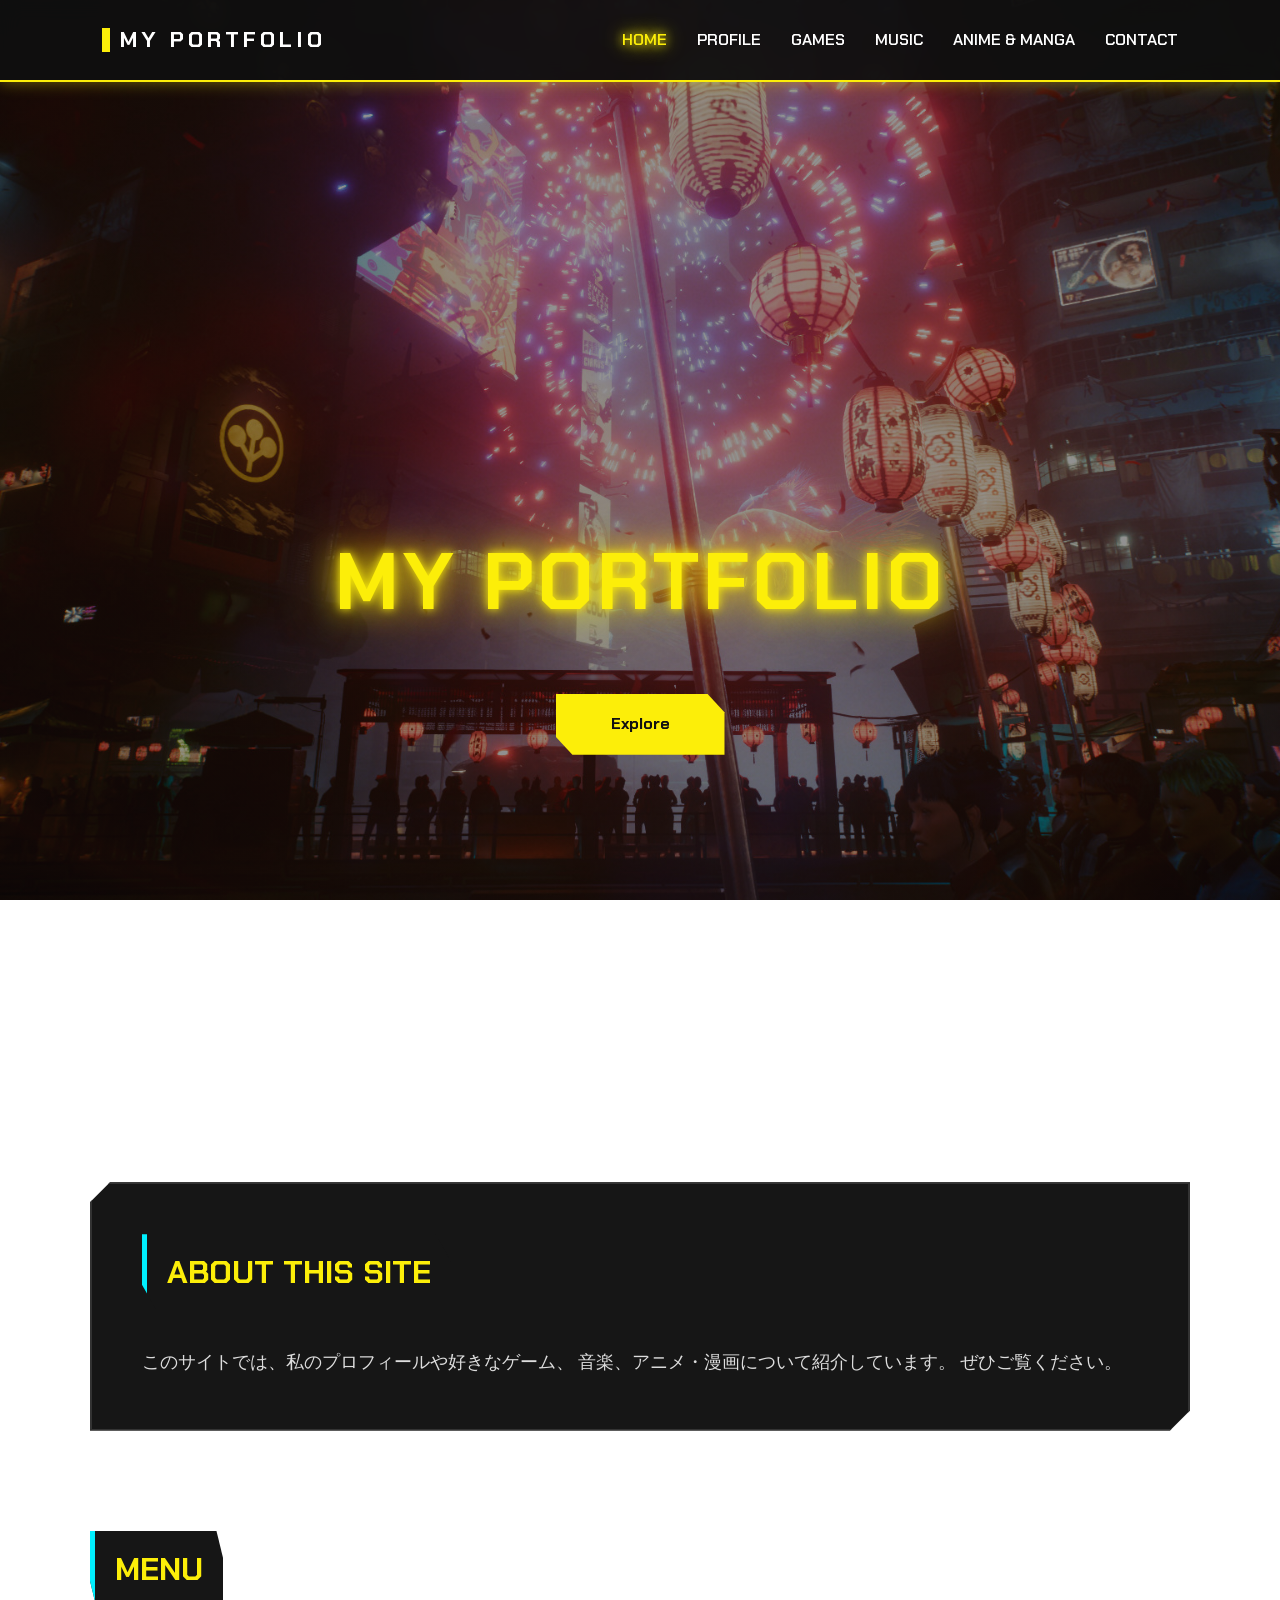
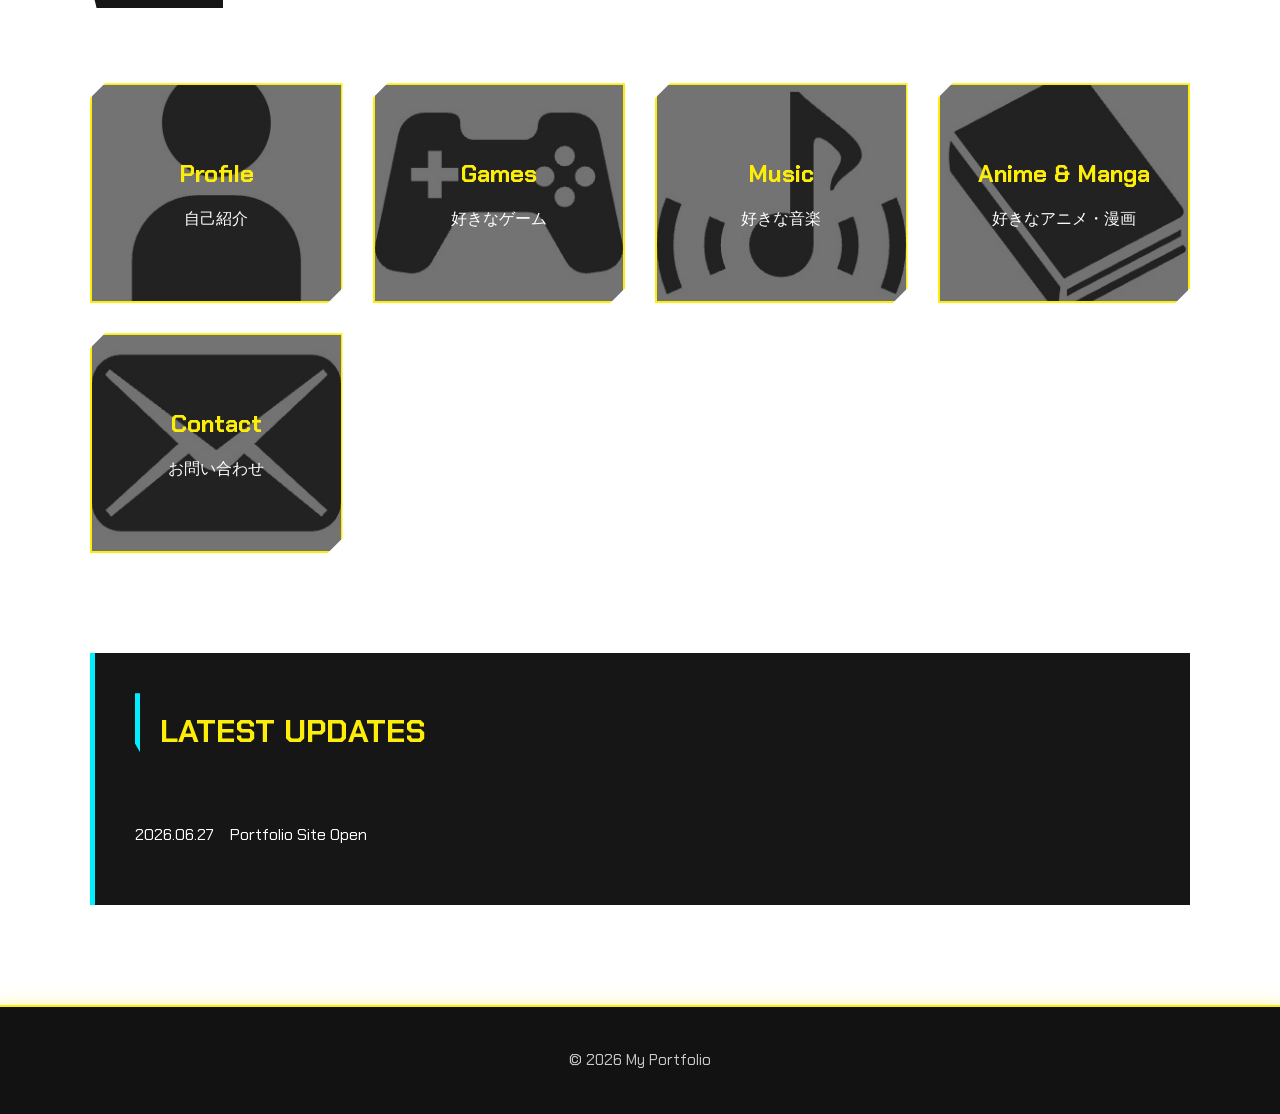
<file: index.html>
<!DOCTYPE html>
<html lang="ja">
<head>
    <meta charset="UTF-8">
    <meta name="viewport" content="width=device-width, initial-scale=1.0">
    <title>Home | My Portfolio</title>

    <!-- Google Fonts -->
    <link rel="preconnect" href="https://fonts.googleapis.com">
    <link rel="preconnect" href="https://fonts.gstatic.com" crossorigin>
    <link href="https://fonts.googleapis.com/css2?family=Chakra+Petch:wght@400;600;700&display=swap" rel="stylesheet">
    <!-- CSS -->
    <link rel="stylesheet" href="css/styles.css">
</head>

<body class="home">
    
    <!-- ヘッダー -->
    <header class="header">
        <div class="logo">
            <h1>MY PORTFOLIO</h1>
        </div>

        <nav class="nav">
            <ul class="nav-list">
                <li><a href="index.html">HOME</a></li>
                <li><a href="about.html">PROFILE</a></li>
                <li><a href="games.html">GAMES</a></li>
                <li><a href="music.html">MUSIC</a></li>
                <li><a href="anime.html">ANIME & MANGA</a></li>
                <li><a href="contact.html">CONTACT</a></li>
            </ul>
        </nav>
    </header>

    <!-- メイン -->
    <main>

        <!-- メインビジュアル -->
        <section class="hero">

            <div class="hero-content">
                <h2 class="hero-title">MY PORTFOLIO</h2>

                <a href="#about-site" class="hero-button">
                    Explore
                </a>
            </div>

        </section>


        <!-- このサイトについて -->
        <section class="about-site" id="about-site">

            <h2 class="section-title">About This Site</h2>

            <p class="about-text">
                このサイトでは、私のプロフィールや好きなゲーム、
                音楽、アニメ・漫画について紹介しています。
                ぜひご覧ください。
            </p>

        </section>


        <!-- ページ紹介 -->
        <section class="menu">

            <h2 class="section-title">Menu</h2>

            <div class="menu-cards">

                <a href="about.html" class="menu-card">
                    <h3>Profile</h3>
                    <p>自己紹介</p>
                </a>

                <a href="games.html" class="menu-card">
                    <h3>Games</h3>
                    <p>好きなゲーム</p>
                </a>

                <a href="music.html" class="menu-card">
                    <h3>Music</h3>
                    <p>好きな音楽</p>
                </a>

                <a href="anime.html" class="menu-card">
                    <h3>Anime & Manga</h3>
                    <p>好きなアニメ・漫画</p>
                </a>

                <a href="contact.html" class="menu-card">
                    <h3>Contact</h3>
                    <p>お問い合わせ</p>
                </a>

            </div>

        </section>


        <!-- お知らせ -->
        <section class="news">

            <h2 class="section-title">Latest Updates</h2>

            <ul class="news-list">
                <li>2026.06.27　Portfolio Site Open</li>
            </ul>

        </section>

    </main>


    <!-- フッター -->
    <footer class="footer">

        <p>&copy; 2026 My Portfolio</p>

    </footer>

    <script src="js/scripts.js"></script>

</body>
</html>
</file>
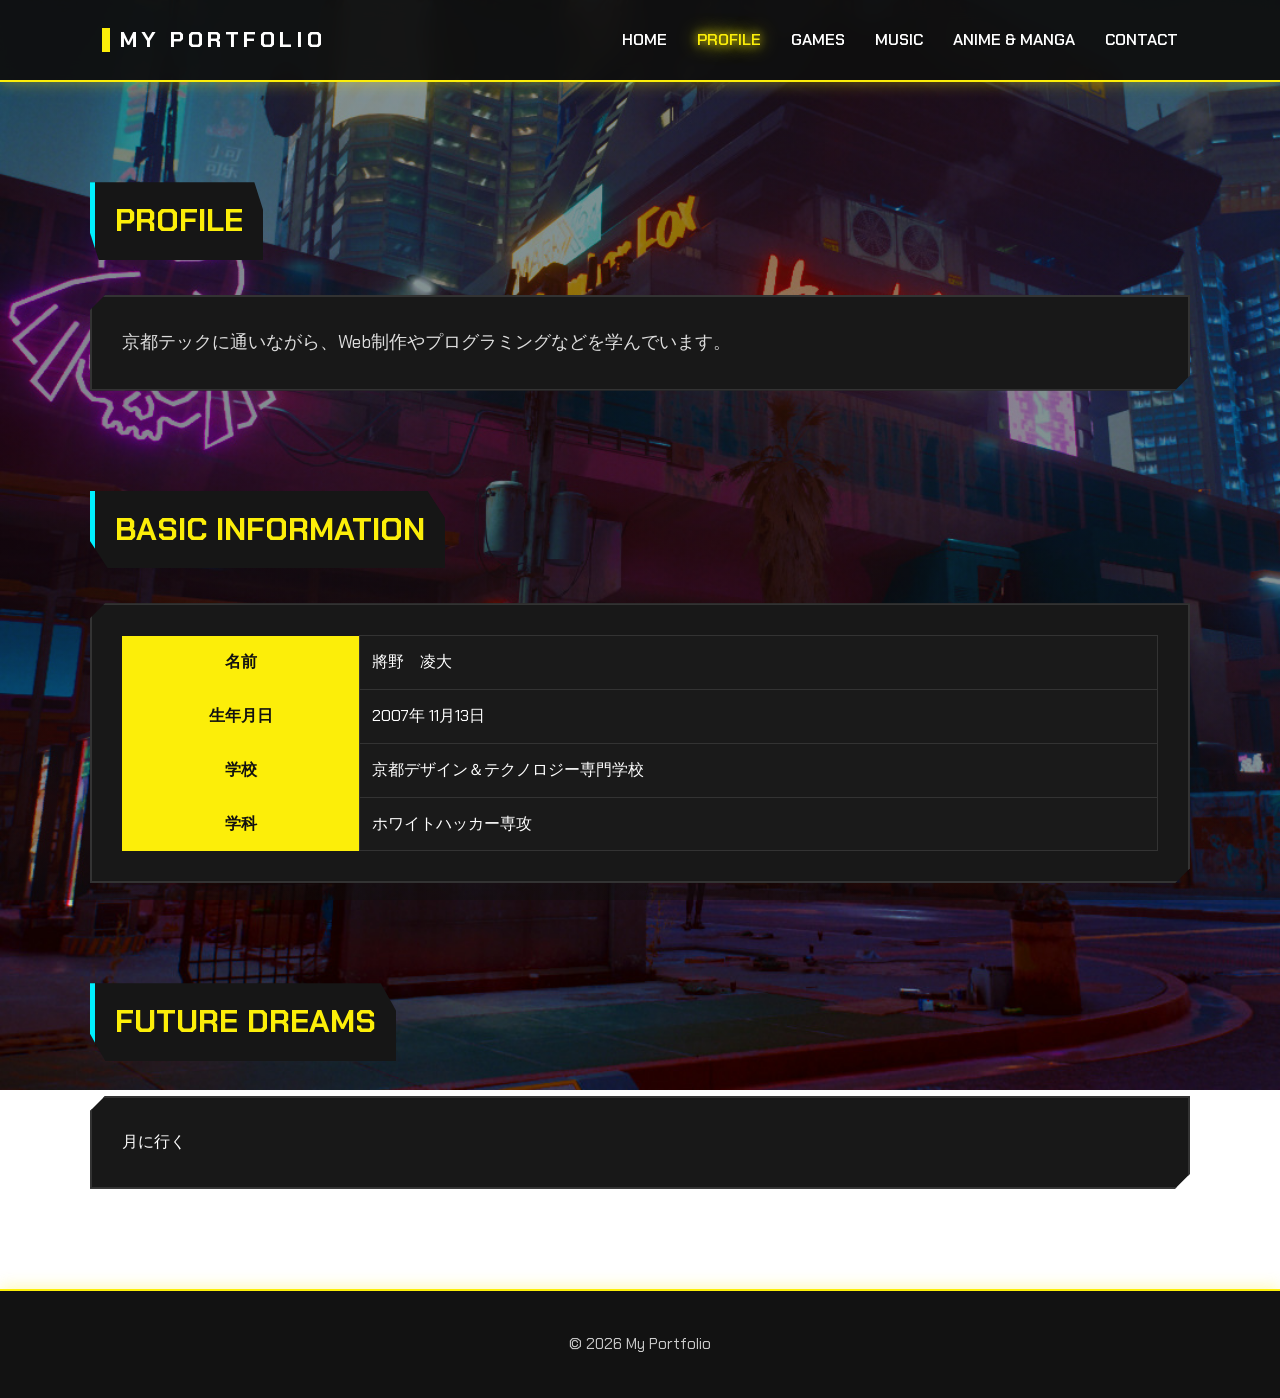
<file: about.html>
<!DOCTYPE html>
<html lang="ja">

<head>
    <meta charset="UTF-8">
    <meta name="viewport" content="width=device-width, initial-scale=1.0">
    <title>プロフィール | My Portfolio</title>

    <!-- Google Fonts -->
    <link rel="preconnect" href="https://fonts.googleapis.com">
    <link rel="preconnect" href="https://fonts.gstatic.com" crossorigin>
    <link href="https://fonts.googleapis.com/css2?family=Chakra+Petch:wght@400;500;600;700&display=swap" rel="stylesheet">

    <link rel="stylesheet" href="css/styles.css">
</head>

<body class="profile">
    
    <!-- ヘッダー -->
    <header class="header">

        <div class="logo">
            <h1>MY PORTFOLIO</h1>
        </div>

        <nav>
            <ul class="nav-list">
                <li><a href="index.html">HOME</a></li>
                <li><a href="about.html">PROFILE</a></li>
                <li><a href="games.html">GAMES</a></li>
                <li><a href="music.html">MUSIC</a></li>
                <li><a href="anime.html">ANIME & MANGA</a></li>
                <li><a href="contact.html">CONTACT</a></li>
            </ul>
        </nav>

    </header>

    <!-- メイン -->
    <main>

        <section>

            <h2 class="section-title">Profile</h2>

            <div class="card">

                <p class="about-text">
                    京都テックに通いながら、Web制作やプログラミングなどを学んでいます。
                </p>

            </div>

        </section>

        <section>

            <h2 class="section-title">Basic Information</h2>

            <div class="card">

                <table>

                    <tr>
                        <th>名前</th>
                        <td>將野　凌大</td>
                    </tr>

                    <tr>
                        <th>生年月日</th>
                        <td>2007年 11月13日</td>
                    </tr>

                    <tr>
                        <th>学校</th>
                        <td>京都デザイン＆テクノロジー専門学校</td>
                    </tr>

                    <tr>
                        <th>学科</th>
                        <td>ホワイトハッカー専攻</td>
                    </tr>

                </table>

            </div>

        </section>

        <section>

            <h2 class="section-title">Future Dreams</h2>

            <div class="card">

                <p>月に行く</p>

            </div>

        </section>

    </main>

    <!-- フッター -->
    <footer class="footer">

        <p>&copy; 2026 My Portfolio</p>

    </footer>

    <script src="js/scripts.js"></script>

</body>

</html>
</file>
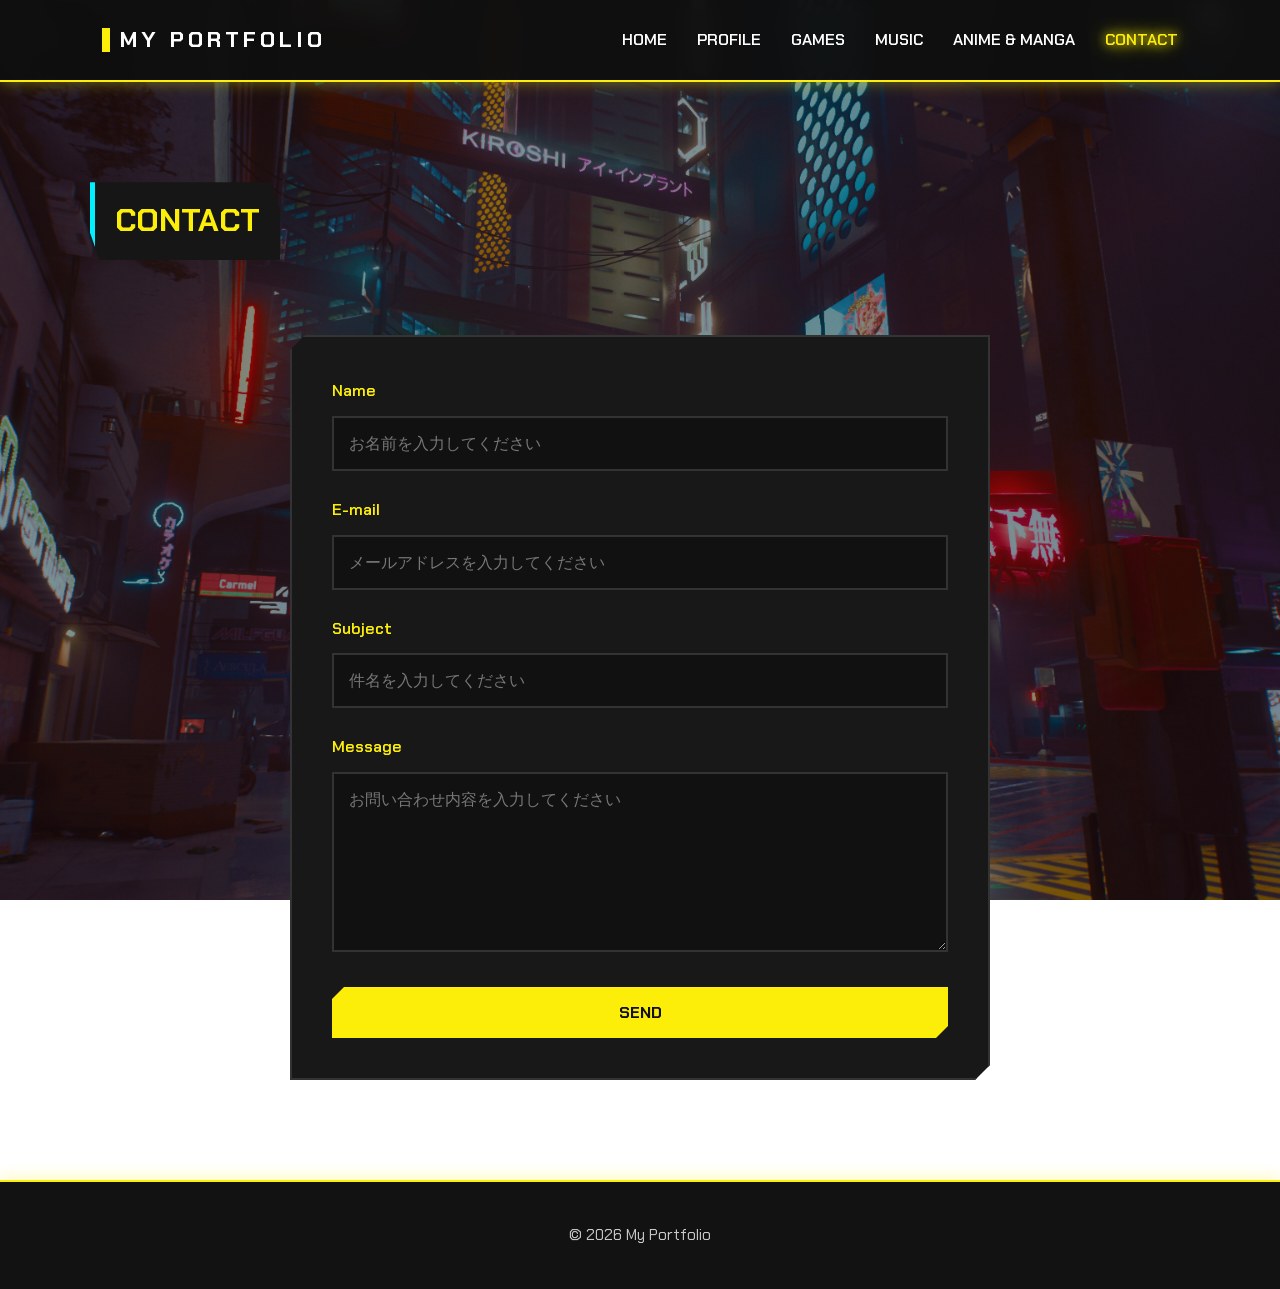
<file: contact.html>
<!DOCTYPE html>
<html lang="ja">

<head>
    <meta charset="UTF-8">
    <meta name="viewport" content="width=device-width, initial-scale=1.0">
    <title>Contact | My Portfolio</title>

    <!-- Google Fonts -->
    <link rel="preconnect" href="https://fonts.googleapis.com">
    <link rel="preconnect" href="https://fonts.gstatic.com" crossorigin>
    <link href="https://fonts.googleapis.com/css2?family=Chakra+Petch:wght@400;500;600;700&display=swap" rel="stylesheet">

    <link rel="stylesheet" href="css/styles.css">
</head>

<body class="contact">
    
    <!-- Header -->
    <header class="header">

        <div class="logo">
            <h1>MY PORTFOLIO</h1>
        </div>

        <nav>
            <ul class="nav-list">
                <li><a href="index.html">HOME</a></li>
                <li><a href="about.html">PROFILE</a></li>
                <li><a href="games.html">GAMES</a></li>
                <li><a href="music.html">MUSIC</a></li>
                <li><a href="anime.html">ANIME & MANGA</a></li>
                <li><a href="contact.html">CONTACT</a></li>
            </ul>
        </nav>

    </header>

    <!-- Main -->
    <main>

        <section>

            <h2 class="section-title">CONTACT</h2>

            <div class="contact-form">

                <form action="#">

                    <label for="name">Name</label>
                    <input type="text" id="name" name="name" placeholder="お名前を入力してください">

                    <label for="email">E-mail</label>
                    <input type="email" id="email" name="email" placeholder="メールアドレスを入力してください">

                    <label for="subject">Subject</label>
                    <input type="text" id="subject" name="subject" placeholder="件名を入力してください">

                    <label for="message">Message</label>
                    <textarea id="message" name="message" placeholder="お問い合わせ内容を入力してください"></textarea>

                    <button type="submit">SEND</button>

                </form>

            </div>

        </section>

    </main>

    <!-- Footer -->
    <footer class="footer">

        <p>&copy; 2026 My Portfolio</p>

    </footer>

    <script src="js/scripts.js"></script>

</body>

</html>
</file>
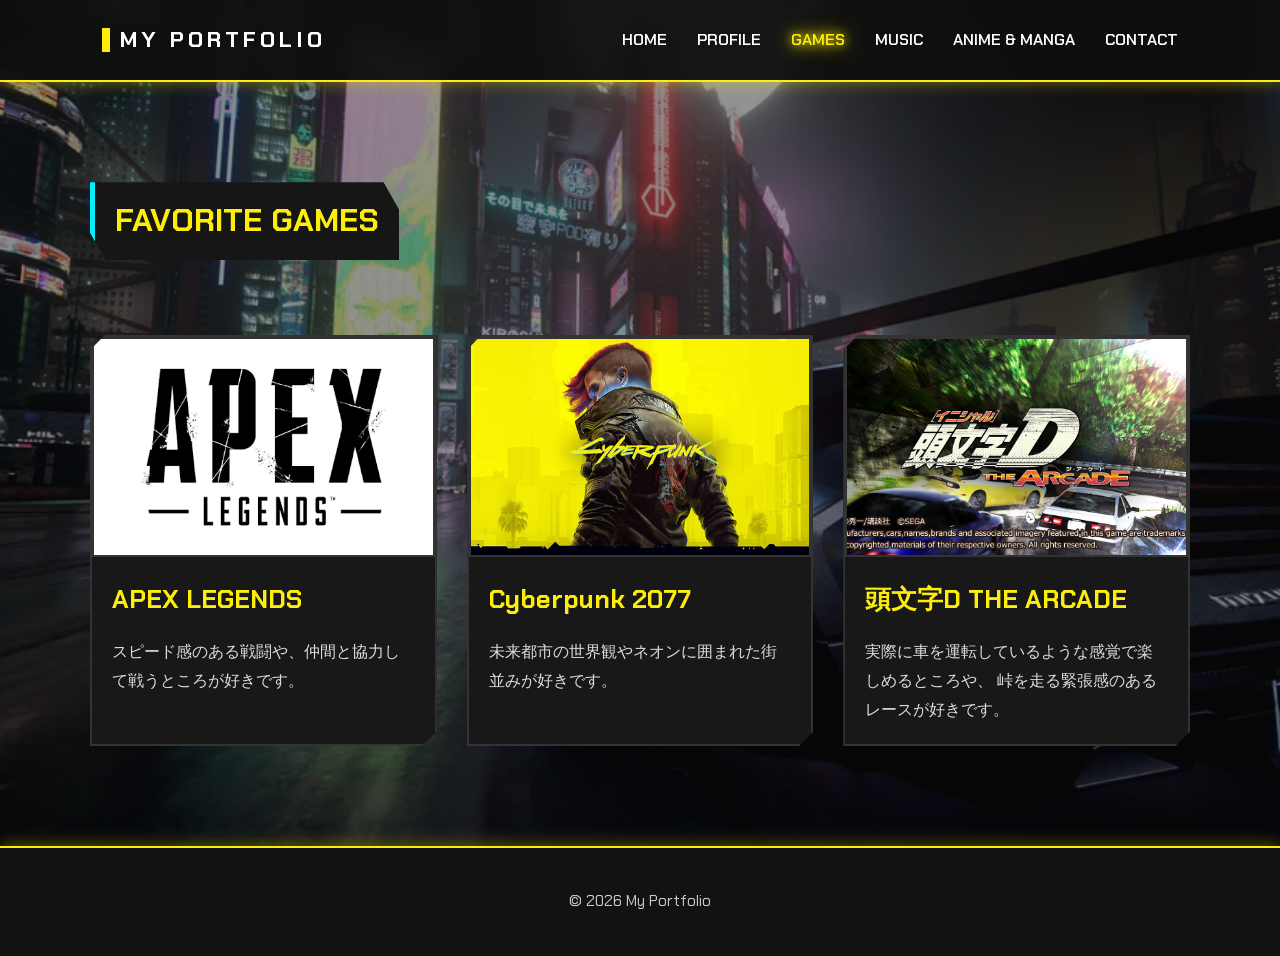
<file: games.html>
<!DOCTYPE html>
<html lang="ja">

<head>
    <meta charset="UTF-8">
    <meta name="viewport" content="width=device-width, initial-scale=1.0">
    <title>ゲーム | My Portfolio</title>

    <!-- Google Fonts -->
    <link rel="preconnect" href="https://fonts.googleapis.com">
    <link rel="preconnect" href="https://fonts.gstatic.com" crossorigin>
    <link href="https://fonts.googleapis.com/css2?family=Chakra+Petch:wght@400;500;600;700&display=swap" rel="stylesheet">

    <link rel="stylesheet" href="css/styles.css">
</head>

<body class="games">
    
    <!-- ヘッダー -->
    <header class="header">

        <div class="logo">
            <h1>MY PORTFOLIO</h1>
        </div>

        <nav>
            <ul class="nav-list">
                <li><a href="index.html">HOME</a></li>
                <li><a href="about.html">PROFILE</a></li>
                <li><a href="games.html">GAMES</a></li>
                <li><a href="music.html">MUSIC</a></li>
                <li><a href="anime.html">ANIME & MANGA</a></li>
                <li><a href="contact.html">CONTACT</a></li>
            </ul>
        </nav>

    </header>

    <!-- メイン -->
<main>

    <section>

        <h2 class="section-title">Favorite Games</h2>

        <div class="game-grid">

            <div class="game-card">

                <img src="images/apex.jpg" alt="APEX　LEGENDS">

                <div class="game-content">

                    <h3>APEX LEGENDS</h3>

                    <p>
                        スピード感のある戦闘や、仲間と協力して戦うところが好きです。
                    </p>

                </div>

            </div>

            <div class="game-card">

                <img src="images/cyberpunk2077.jpg" alt="Cyberpunk 2077">

                <div class="game-content">

                    <h3>Cyberpunk 2077</h3>

                    <p>
                        未来都市の世界観やネオンに囲まれた街並みが好きです。
                    </p>

                </div>

            </div>

            <div class="game-card">

                <img src="images/initiald.jpg" alt="頭文字D THE ARCADE">

                <div class="game-content">

                    <h3>頭文字D THE ARCADE</h3>

                    <p>
                        実際に車を運転しているような感覚で楽しめるところや、
                        峠を走る緊張感のあるレースが好きです。
                    </p>

                </div>

            </div>

        </div>

    </section>

</main>

    <!-- フッター -->
    <footer class="footer">
        <p>&copy; 2026 My Portfolio</p>
    </footer>

    <script src="js/scripts.js"></script>

</body>

</html>
</file>
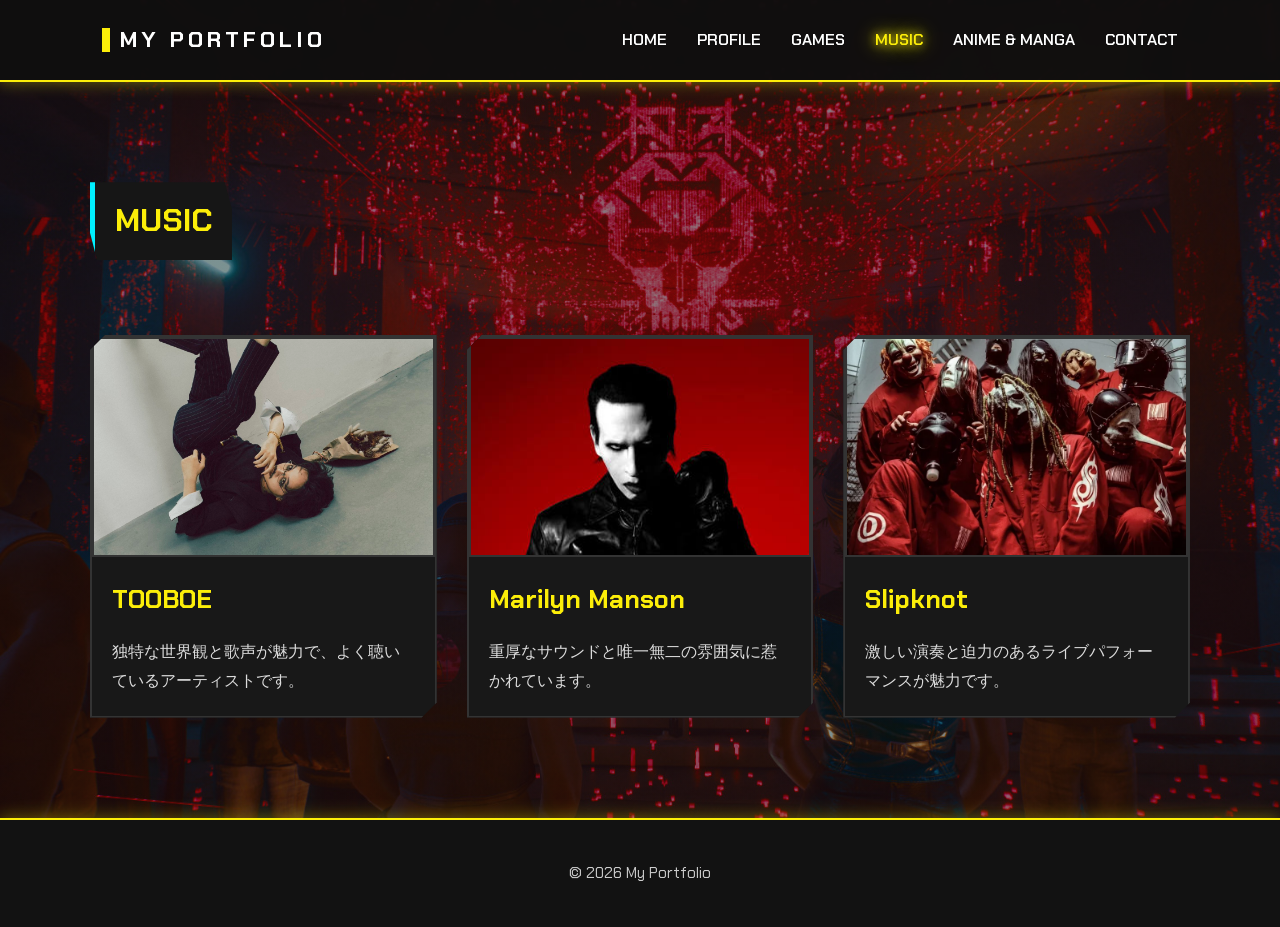
<file: music.html>
<!DOCTYPE html>
<html lang="ja">

<head>
    <meta charset="UTF-8">
    <meta name="viewport" content="width=device-width, initial-scale=1.0">
    <title>Music | My Portfolio</title>

    <!-- Google Fonts -->
    <link rel="preconnect" href="https://fonts.googleapis.com">
    <link rel="preconnect" href="https://fonts.gstatic.com" crossorigin>
    <link href="https://fonts.googleapis.com/css2?family=Chakra+Petch:wght@400;500;600;700&display=swap" rel="stylesheet">

    <link rel="stylesheet" href="css/styles.css">
</head>

<body class="music">
    
    <!-- Header -->
    <header class="header">

        <div class="logo">
            <h1>MY PORTFOLIO</h1>
        </div>

        <nav>
            <ul class="nav-list">
                <li><a href="index.html">HOME</a></li>
                <li><a href="about.html">PROFILE</a></li>
                <li><a href="games.html">GAMES</a></li>
                <li><a href="music.html">MUSIC</a></li>
                <li><a href="anime.html">ANIME & MANGA</a></li>
                <li><a href="contact.html">CONTACT</a></li>
            </ul>
        </nav>

    </header>

    <!-- Main -->
    <main>

        <section>

            <h2 class="section-title">MUSIC</h2>

            <div class="music-grid">

                <div class="music-card">

                    <img src="images/tooboe.jpg" alt="TOOBOE">

                    <div class="music-content">

                        <h3>TOOBOE</h3>

                        <p>
                            独特な世界観と歌声が魅力で、よく聴いているアーティストです。
                        </p>

                    </div>

                </div>

                <div class="music-card">

                    <img src="images/marilyn-manson.jpg" alt="Marilyn Manson">

                    <div class="music-content">

                        <h3>Marilyn Manson</h3>

                        <p>
                            重厚なサウンドと唯一無二の雰囲気に惹かれています。
                        </p>

                    </div>

                </div>

                <div class="music-card">

                    <img src="images/slipknot.jpg" alt="Slipknot">

                    <div class="music-content">

                        <h3>Slipknot</h3>

                        <p>
                            激しい演奏と迫力のあるライブパフォーマンスが魅力です。
                        </p>

                    </div>

                </div>

            </div>

        </section>

    </main>

    <!-- Footer -->
    <footer class="footer">

        <p>&copy; 2026 My Portfolio</p>

    </footer>

    <script src="js/scripts.js"></script>

</body>

</html>
</file>
<file: css/styles.css>
/* ==========================
   Reset
========================== */

*{
    margin:0;
    padding:0;
    box-sizing:border-box;
}

html{
    scroll-behavior:smooth;
}

body{

    font-family:"Chakra Petch",sans-serif;

    color:#ffffff;

    line-height:1.8;

    overflow-x:hidden;

    background-color:#0D0D0D;

}

img{

    max-width:100%;

    display:block;

}

a{

    text-decoration:none;

    color:inherit;

}

ul{

    list-style:none;

}


/* ==========================
   Header
========================== */

.header{

    position:sticky;

    top:0;

    z-index:999;

    display:flex;

    justify-content:space-between;

    align-items:center;

    padding:20px 8%;

    background:rgba(15,15,15,.95);

    backdrop-filter:blur(10px);

    border-bottom:2px solid #FCEE09;

    box-shadow:0 0 15px rgba(252,238,9,.4);

}

.logo{

    position:relative;

    padding-left:18px;

}

.logo::before{

    content:"";

    position:absolute;

    left:0;

    top:50%;

    transform:translateY(-50%);

    width:8px;

    height:24px;

    background:#FCEE09;

}

.logo h1{

    color:#ffffff;

    font-size:1.4rem;

    letter-spacing:4px;

}

.nav-list{

    display:flex;

    gap:30px;

}

.nav-list a{

    position:relative;

    transition:.3s;

    font-weight:600;

}

.nav-list a:hover{

    color:#00F0FF;

    text-shadow:0 0 10px #00F0FF;

}

.nav-list a::after{

    content:"";

    position:absolute;

    left:0;

    bottom:-5px;

    width:0;

    height:2px;

    background:#00F0FF;

    transition:.3s;

}

.nav-list a:hover::after{

    width:100%;

}


/* ==========================
   Hero
========================== */

.hero{

    height:100vh;

    display:flex;

    justify-content:center;

    align-items:center;

    text-align:center;

}

.hero-content{

    animation:fadeUp 1.2s ease;

}

.hero-title{

    font-size:5rem;

    color:#FCEE09;

    letter-spacing:4px;

    margin-bottom:40px;

    text-shadow:

    0 0 10px #FCEE09,

    0 0 30px #FCEE09,

    0 0 60px rgba(252,238,9,.5);

}

.hero-button{

    display:inline-block;

    padding:16px 55px;

    background:#FCEE09;

    color:#111;

    font-weight:bold;

    clip-path:polygon(
        0 0,
        90% 0,
        100% 30%,
        100% 100%,
        10% 100%,
        0 70%
    );

    transition:.3s;

}

.hero-button:hover{

    background:#FF2A9D;

    color:white;

    box-shadow:
    0 0 15px #FF2A9D,
    0 0 35px #FF2A9D;

    transform:translateY(-5px);

}

@keyframes fadeUp{

    from{

        opacity:0;

        transform:translateY(40px);

    }

    to{

        opacity:1;

        transform:translateY(0);

    }

}
/* ==========================
   Section
========================== */

section{
    width:min(90%,1100px);
    margin:100px auto;
}

.section-title{

    position:relative;

    display:inline-block;

    margin-bottom:35px;

    padding:10px 20px;

    color:#FCEE09;

    font-size:2rem;

    text-transform:uppercase;

    border-left:5px solid #00F0FF;

    background:#161616;

    clip-path:polygon(
        0 0,
        95% 0,
        100% 35%,
        100% 100%,
        5% 100%,
        0 65%
    );

}

.section-title::after{

    content:"";

    position:absolute;

    left:100%;

    top:50%;

    transform:translateY(-50%);

    width:60px;

    height:2px;

    background:#00F0FF;

}


/* ==========================
   About
========================== */

.about-site{

    background:#161616;

    border:2px solid #333;

    padding:50px;

    clip-path:polygon(
        20px 0,
        100% 0,
        100% calc(100% - 20px),
        calc(100% - 20px) 100%,
        0 100%,
        0 20px
    );

}

.about-text{

    font-size:1.1rem;

    color:#dddddd;

}


/* ==========================
   Menu
========================== */

.menu-cards{

    display:grid;

    grid-template-columns:repeat(auto-fit,minmax(220px,1fr));

    gap:30px;

    margin-top:40px;

}

.menu-card{

    position:relative;

    min-height:220px;

    display:flex;

    flex-direction:column;

    justify-content:center;

    align-items:center;

    overflow:hidden;

    border:2px solid #FCEE09;

    background-size:cover;

    background-position:center;

    background-repeat:no-repeat;

    transition:.3s;

    clip-path:polygon(
        15px 0,
        100% 0,
        100% calc(100% - 15px),
        calc(100% - 15px) 100%,
        0 100%,
        0 15px
    );

}

.menu-card::before{

    content:"";

    position:absolute;

    inset:0;

    background:rgba(0,0,0,.55);

    z-index:0;

}

.menu-card h3,
.menu-card p{

    position:relative;

    z-index:1;

}

.menu-card h3{

    color:#FCEE09;

    margin-bottom:10px;

    font-size:1.5rem;

}

.menu-card p{

    color:#ffffff;

}

.menu-card:hover{

    transform:translateY(-10px);

    border-color:#00F0FF;

    box-shadow:
        0 0 15px #00F0FF,
        0 0 40px rgba(0,240,255,.6);

}

.menu-card:hover::before{

    background:rgba(0,0,0,.35);

}

.menu-card:nth-child(1){
    background-image:url("../images/profile.jpg");
}

.menu-card:nth-child(2){
    background-image:url("../images/games.jpg");
}

.menu-card:nth-child(3){
    background-image:url("../images/music.jpg");
}

.menu-card:nth-child(4){
    background-image:url("../images/anime.jpg");
}

.menu-card:nth-child(5){
    background-image:url("../images/contact.jpg");
}

/* ==========================
   News
========================== */

.news{

    background:#161616;

    padding:40px;

    border-left:5px solid #00F0FF;

}

.news-list li{

    padding:15px 0;

    border-bottom:1px solid #333;

}

.news-list li:last-child{

    border-bottom:none;

}


/* ==========================
   Button
========================== */

button{

    font-family:inherit;

    cursor:pointer;

    border:none;

}
/* ==========================
   Footer
========================== */

.footer{

    margin-top:100px;

    padding:40px 20px;

    text-align:center;

    background:#121212;

    border-top:2px solid #FCEE09;

    box-shadow:0 -2px 15px rgba(252,238,9,.3);

}

.footer p{

    color:#cccccc;

    font-size:.95rem;

}


/* ==========================
   Common Card
========================== */

.card{

    background:#181818;

    border:2px solid #333;

    padding:30px;

    margin-bottom:30px;

    transition:.3s;

    clip-path:polygon(
        15px 0,
        100% 0,
        100% calc(100% - 15px),
        calc(100% - 15px) 100%,
        0 100%,
        0 15px
    );

}

.card:hover{

    border-color:#FF2A9D;

    box-shadow:
    0 0 15px #FF2A9D,
    0 0 35px rgba(255,42,157,.5);

    transform:translateY(-6px);

}


/* ==========================
   Image
========================== */

img{

    border:2px solid #333;

    transition:.3s;

}

img:hover{

    border-color:#00F0FF;

    box-shadow:
    0 0 12px #00F0FF,
    0 0 30px rgba(0,240,255,.5);

}


/* ==========================
   Fade Animation
========================== */

.fade{

    opacity:0;

    transform:translateY(40px);

    transition:1s;

}

.fade.show{

    opacity:1;

    transform:translateY(0);

}


/* ==========================
   Selection
========================== */

::selection{

    background:#FCEE09;

    color:#111;

}

/* ==========================
   Responsive
========================== */

@media (max-width:768px){

    .header{
        flex-direction:column;
        gap:20px;
        padding:20px;
        text-align:center;
    }

    .logo h1{
        font-size:1.2rem;
        letter-spacing:2px;
    }

    .nav-list{
        display:grid;
        grid-template-columns:repeat(2,1fr);
        gap:12px;
        width:100%;
    }

    .hero{
        height:70vh;
    }

    .hero-title{
        font-size:2.5rem;
        letter-spacing:2px;
        word-break:break-word;
    }

    .hero-button{
        padding:14px 35px;
    }

    section{
        width:95%;
        margin:60px auto;
    }

    .section-title{
        font-size:1.5rem;
    }

    .section-title::after{
        width:50px;
    }

    .about-site,
    .card,
    .contact-form{
        padding:25px;
    }

    .menu-cards,
    .game-grid,
    .music-grid,
    .anime-grid{
        grid-template-columns:1fr;
    }

    .game-card img,
    .music-card img,
    .anime-card img{
        height:180px;
    }

    table{
        display:block;
        overflow-x:auto;
    }
}

/* ==========================
   Contact Form
========================== */

.contact-form{

    max-width:700px;

    margin:0 auto;

    background:#181818;

    padding:40px;

    border:2px solid #333;

    clip-path:polygon(
        15px 0,
        100% 0,
        100% calc(100% - 15px),
        calc(100% - 15px) 100%,
        0 100%,
        0 15px
    );

}

.contact-form label{

    display:block;

    margin-bottom:8px;

    color:#FCEE09;

    font-weight:600;

}

.contact-form input,
.contact-form textarea{

    width:100%;

    padding:14px;

    margin-bottom:25px;

    background:#0D0D0D;

    color:#ffffff;

    border:2px solid #444;

    font-family:inherit;

    transition:.3s;

}

.contact-form input:focus,
.contact-form textarea:focus{

    outline:none;

    border-color:#00F0FF;

    box-shadow:0 0 10px #00F0FF;

}

.contact-form textarea{

    resize:vertical;

    min-height:180px;

}

.contact-form button{

    padding:15px 45px;

    background:#FCEE09;

    color:#111;

    font-weight:bold;

    border:none;

    cursor:pointer;

    transition:.3s;

    clip-path:polygon(
        0 0,
        90% 0,
        100% 30%,
        100% 100%,
        10% 100%,
        0 70%
    );

}

.contact-form button:hover{

    background:#FF2A9D;

    color:#fff;

    box-shadow:
        0 0 15px #FF2A9D,
        0 0 35px rgba(255,42,157,.6);

}

/* ==========================
   Scrollbar
========================== */

::-webkit-scrollbar{

    width:10px;

}

::-webkit-scrollbar-track{

    background:#111;

}

::-webkit-scrollbar-thumb{

    background:#FCEE09;

}

::-webkit-scrollbar-thumb:hover{

    background:#00F0FF;

}

/* ==========================
   Table
========================== */

table{

    width:100%;

    border-collapse:collapse;

}

th{

    background:#FCEE09;

    color:#111;

    padding:12px;

}

td{

    padding:12px;

    border:1px solid #333;

    background:#1A1A1A;

}

/* ==========================
   List
========================== */

.list{

    display:flex;

    flex-direction:column;

    gap:15px;

}

.list li{

    padding:15px 20px;

    background:#181818;

    border-left:4px solid #00F0FF;

    transition:.3s;

}

.list li:hover{

    border-left-color:#FF2A9D;

    transform:translateX(8px);

}

/* ==========================
   Small Effects
========================== */

::selection{

    background:#FCEE09;

    color:#111;

}

h1,h2,h3{

    transition:.3s;

}

h1:hover,
h2:hover,
h3:hover{

    text-shadow:0 0 10px #FCEE09;

}

a{

    transition:.3s;

}

a:hover{

    color:#00F0FF;

}


.card{

    margin-bottom:30px;

}

/* ==========================
   Games
========================== */

.game-grid{

    display:grid;

    grid-template-columns:repeat(auto-fit,minmax(280px,1fr));

    gap:30px;

    margin-top:40px;

}

.game-card{

    background:#181818;

    border:2px solid #333;

    overflow:hidden;

    transition:.3s;

    clip-path:polygon(
        15px 0,
        100% 0,
        100% calc(100% - 15px),
        calc(100% - 15px) 100%,
        0 100%,
        0 15px
    );

}

.game-card:hover{

    transform:translateY(-8px);

    border-color:#00F0FF;

    box-shadow:
        0 0 15px #00F0FF,
        0 0 35px rgba(0,240,255,.5);

}

.game-card img{

    width:100%;

    height:220px;

    object-fit:cover;

    display:block;

}

.game-content{

    padding:20px;

}

.game-content h3{

    color:#FCEE09;

    margin-bottom:15px;

    font-size:1.6rem;

}

.game-content p{

    color:#dddddd;

    line-height:1.8;

}

@media (max-width:768px){

    .game-card img{

        height:180px;

    }

}

/* ==========================
   Music
========================== */

.music-grid{

    display:grid;

    grid-template-columns:repeat(auto-fit,minmax(280px,1fr));

    gap:30px;

    margin-top:40px;

}

.music-card{

    background:#181818;

    border:2px solid #333;

    overflow:hidden;

    transition:.3s;

    clip-path:polygon(
        15px 0,
        100% 0,
        100% calc(100% - 15px),
        calc(100% - 15px) 100%,
        0 100%,
        0 15px
    );

}

.music-card:hover{

    transform:translateY(-8px);

    border-color:#FF2A9D;

    box-shadow:
        0 0 15px #FF2A9D,
        0 0 35px rgba(255,42,157,.5);

}

.music-card img{

    width:100%;

    height:220px;

    object-fit:cover;

    display:block;

    border:2px solid #333;

    transition:.3s;

}

.music-card:hover img{

    border-color:#FF2A9D;

    box-shadow:
        0 0 15px #FF2A9D,
        0 0 35px rgba(255,42,157,.6);

}

.music-content{

    padding:20px;

}

.music-content h3{

    color:#FCEE09;

    margin-bottom:15px;

    font-size:1.6rem;

}

.music-content p{

    color:#dddddd;

    line-height:1.8;

}

@media (max-width:768px){

    .music-card img{

        height:180px;

    }

}

/* ==========================
   Anime & Manga
========================== */

.anime-grid{

    display:grid;

    grid-template-columns:repeat(auto-fit,minmax(280px,1fr));

    gap:30px;

    margin-top:40px;

}

.anime-card{

    background:#181818;

    border:2px solid #333;

    overflow:hidden;

    transition:.3s;

    clip-path:polygon(
        15px 0,
        100% 0,
        100% calc(100% - 15px),
        calc(100% - 15px) 100%,
        0 100%,
        0 15px
    );

}

.anime-card:hover{

    transform:translateY(-8px);

    border-color:#FCEE09;

    box-shadow:
        0 0 15px #FCEE09,
        0 0 35px rgba(252,238,9,.5);

}

.anime-card img{

    width:100%;

    height:220px;

    object-fit:cover;

    display:block;

    border:2px solid #333;

    transition:.3s;

}

.anime-card:hover img{

    border-color:#FCEE09;

    box-shadow:
        0 0 15px #FCEE09,
        0 0 35px rgba(252,238,9,.6);

}

.anime-content{

    padding:20px;

}

.anime-content h3{

    color:#FCEE09;

    margin-bottom:15px;

    font-size:1.4rem;

}

.anime-content p{

    color:#dddddd;

    line-height:1.8;

}

@media (max-width:768px){

    .anime-card img{

        height:180px;

    }

}

/* ==========================
   Contact
========================== */

.contact-form{

    max-width:700px;

    margin:40px auto;

    padding:40px;

    background:#181818;

    border:2px solid #333;

    clip-path:polygon(
        15px 0,
        100% 0,
        100% calc(100% - 15px),
        calc(100% - 15px) 100%,
        0 100%,
        0 15px
    );

}

.contact-form label{

    display:block;

    margin-bottom:10px;

    color:#FCEE09;

    font-size:1rem;

    font-weight:600;

}

.contact-form input,
.contact-form textarea{

    width:100%;

    margin-bottom:25px;

    padding:15px;

    font-size:1rem;

    font-family:inherit;

    color:#ffffff;

    background:#111111;

    border:2px solid #333;

    transition:.3s;

}

.contact-form input:focus,
.contact-form textarea:focus{

    outline:none;

    border-color:#00F0FF;

    box-shadow:
        0 0 10px #00F0FF,
        0 0 25px rgba(0,240,255,.5);

}

.contact-form textarea{

    min-height:180px;

    resize:vertical;

}

.contact-form button{

    display:block;

    width:100%;

    padding:15px;

    font-size:1rem;

    font-family:inherit;

    font-weight:bold;

    color:#111;

    background:#FCEE09;

    border:none;

    cursor:pointer;

    transition:.3s;

    clip-path:polygon(
        12px 0,
        100% 0,
        100% calc(100% - 12px),
        calc(100% - 12px) 100%,
        0 100%,
        0 12px
    );

}

.contact-form button:hover{

    background:#FF2A9D;

    color:#ffffff;

    box-shadow:
        0 0 15px #FF2A9D,
        0 0 35px rgba(255,42,157,.6);

}

.contact-form input::placeholder,
.contact-form textarea::placeholder{

    color:#777777;

}

@media (max-width:768px){

    .contact-form{

        padding:25px;

        margin:20px;

    }

}

/* ==========================
   Active Navigation
========================== */

.nav-list a.active{

    color:#FCEE09;

    text-shadow:
        0 0 10px #FCEE09,
        0 0 20px #FCEE09;

}

/* ==========================
   Page Background
========================== */

.home{

    background:
        linear-gradient(rgba(13,13,13,.45),rgba(13,13,13,.45)),
        url("../images/hero.jpg");

}

.profile{

    background:
        linear-gradient(rgba(13,13,13,.45),rgba(13,13,13,.45)),
        url("../images/profile-bg.jpg");

}

.games{

    background:
        linear-gradient(rgba(13,13,13,.45),rgba(13,13,13,.45)),
        url("../images/games-bg.jpg");

}

.music{

    background:
        linear-gradient(rgba(13,13,13,.45),rgba(13,13,13,.45)),
        url("../images/music-bg.jpg");

}

.anime{

    background:
        linear-gradient(rgba(13,13,13,.45),rgba(13,13,13,.45)),
        url("../images/anime-bg.jpg");

}

.contact{

    background:
        linear-gradient(rgba(13,13,13,.45),rgba(13,13,13,.45)),
        url("../images/contact-bg.jpg");

}

.home,
.profile,
.games,
.music,
.anime,
.contact{

    background-size:cover;

    background-position:center;

    background-repeat:no-repeat;

    background-attachment:fixed;

}

/* ==========================
   End
========================== */
</file>
